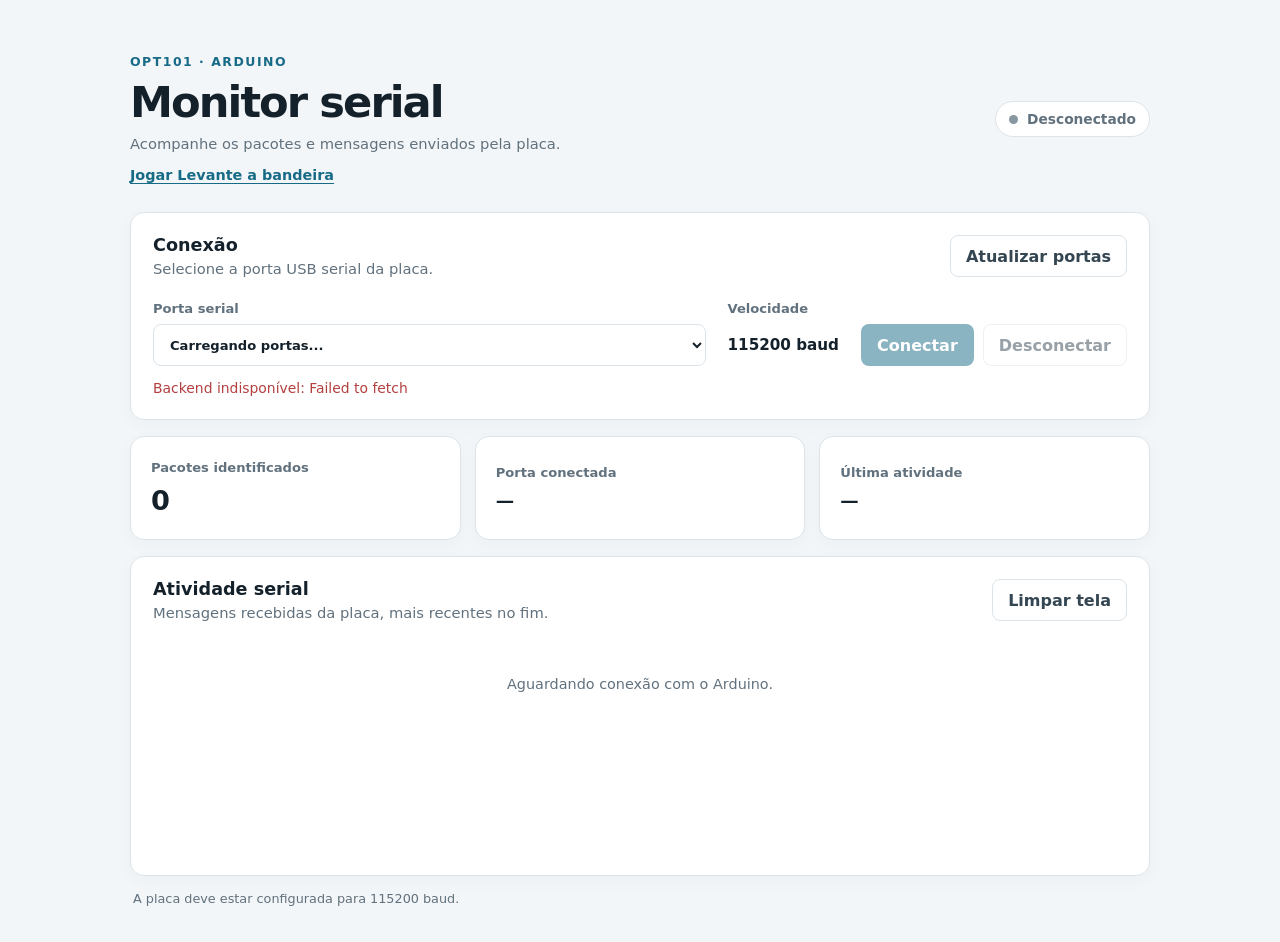
<file: frontend/index.html>
<!doctype html>
<html lang="pt-BR">
  <head>
    <!-- Metadados para idioma, adaptação a celulares e aparência do navegador. -->
    <meta charset="utf-8">
    <meta name="viewport" content="width=device-width, initial-scale=1">
    <meta name="theme-color" content="#f3f6f8">
    <title>Monitor Serial | OPT101</title>
    <!-- Carrega os estilos e executa o JavaScript após a leitura do HTML. -->
    <link rel="stylesheet" href="styles.css">
    <script src="app.js" defer></script>
  </head>
  <body>
    <!-- Reúne o cabeçalho, controles de conexão, indicadores e histórico. -->
    <main class="page">
      <!-- Título da aplicação e indicador visual do estado da conexão. -->
      <header class="page-header">
        <div>
          <p class="eyebrow">OPT101 · Arduino</p>
          <h1>Monitor serial</h1>
          <p class="subtitle">Acompanhe os pacotes e mensagens enviados pela placa.</p>
          <a class="page-switch" href="game.html">Jogar Levante a bandeira</a>
        </div>
        <div id="connectionBadge" class="connection-badge" data-connected="false">
          <span class="status-dot" aria-hidden="true"></span>
          <span id="connectionLabel">Desconectado</span>
        </div>
      </header>

      <!-- Controles para atualizar, selecionar e abrir a porta serial. -->
      <section class="card connection-card" aria-labelledby="connectionTitle">
        <div class="section-heading">
          <div>
            <h2 id="connectionTitle">Conexão</h2>
            <p>Selecione a porta USB serial da placa.</p>
          </div>
          <button id="refreshPorts" class="button button-secondary" type="button">
            Atualizar portas
          </button>
        </div>
        <div class="connection-controls">
          <!-- A lista é preenchida em tempo de execução pela API do backend. -->
          <label class="port-field" for="portSelect">
            Porta serial
            <select id="portSelect">
              <option value="">Carregando portas...</option>
            </select>
          </label>
          <div class="baud-field">
            <span>Velocidade</span>
            <strong>115200 baud</strong>
          </div>
          <div class="button-group">
            <button id="connectButton" class="button button-primary" type="button">
              Conectar
            </button>
            <button id="disconnectButton" class="button button-secondary" type="button" disabled>
              Desconectar
            </button>
          </div>
        </div>
        <!-- Região acessível para mensagens de sucesso e erro da conexão. -->
        <p id="connectionMessage" class="message" role="status" aria-live="polite"></p>
      </section>

      <!-- Indicadores resumidos que recebem dados da API. -->
      <section class="metrics" aria-label="Resumo da comunicação">
        <article class="card metric-card">
          <span class="metric-label">Pacotes identificados</span>
          <strong id="packetCount" class="metric-value">0</strong>
        </article>
        <article class="card metric-card">
          <span class="metric-label">Porta conectada</span>
          <strong id="connectedPort" class="metric-value metric-value-small">—</strong>
        </article>
        <article class="card metric-card">
          <span class="metric-label">Última atividade</span>
          <strong id="lastActivity" class="metric-value metric-value-small">—</strong>
        </article>
      </section>

      <!-- Histórico de linhas recebidas do Arduino. -->
      <section class="card activity-card" aria-labelledby="activityTitle">
        <div class="section-heading">
          <div>
            <h2 id="activityTitle">Atividade serial</h2>
            <p>Mensagens recebidas da placa, mais recentes no fim.</p>
          </div>
          <button id="clearLog" class="button button-secondary" type="button">
            Limpar tela
          </button>
        </div>
        <!-- Visível até que a primeira mensagem seja adicionada ao histórico. -->
        <div id="emptyState" class="empty-state">
          Aguardando conexão com o Arduino.
        </div>
        <ol id="eventLog" class="event-log" aria-live="polite"></ol>
      </section>
      <!-- Lembrete da velocidade serial configurada no Arduino. -->
      <p class="footer-note">A placa deve estar configurada para 115200 baud.</p>
    </main>
  </body>
</html>
</file>
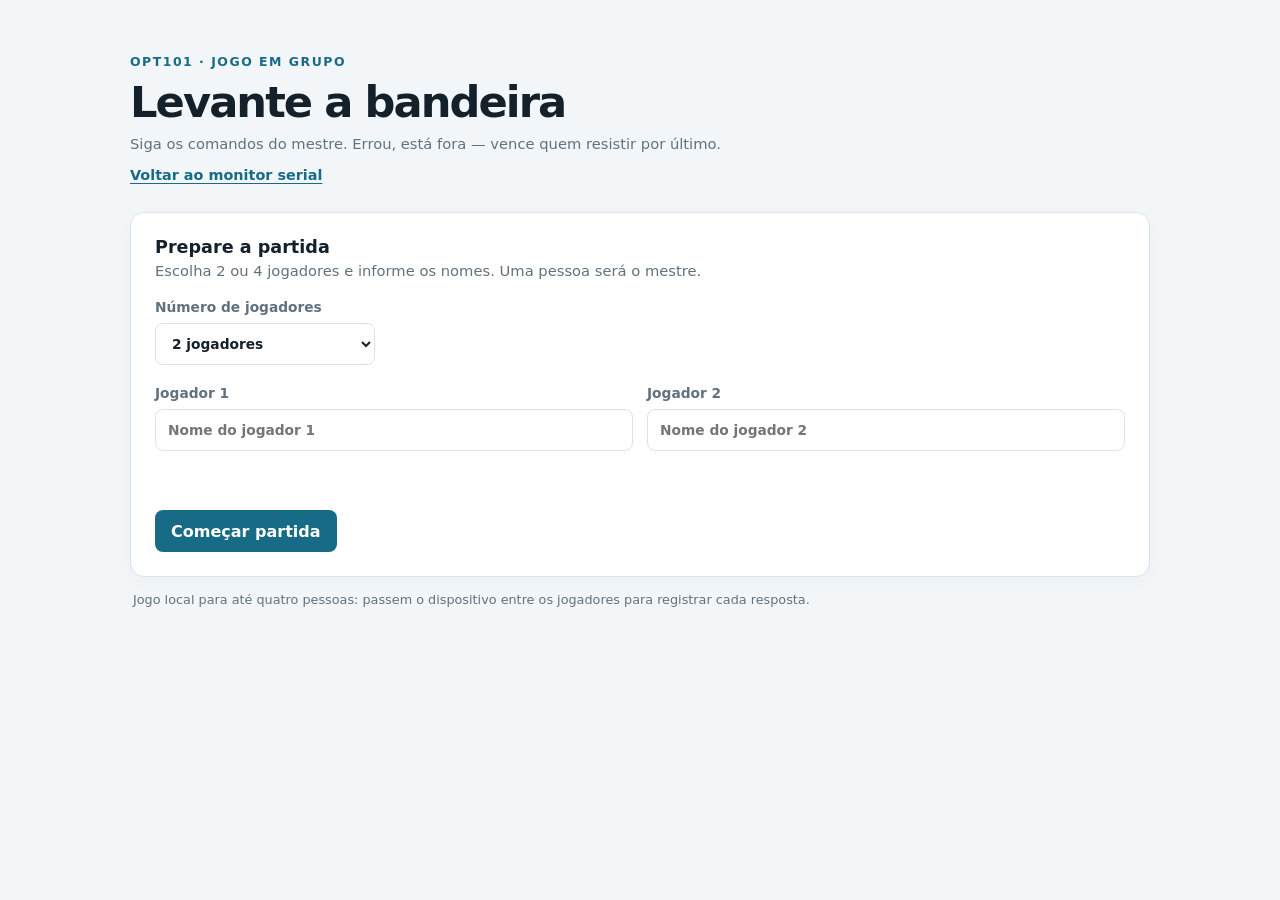
<file: frontend/game.html>
<!doctype html>
<html lang="pt-BR">
  <head>
    <meta charset="utf-8">
    <meta name="viewport" content="width=device-width, initial-scale=1">
    <meta name="theme-color" content="#f3f6f8">
    <title>Levante a bandeira | OPT101</title>
    <link rel="stylesheet" href="styles.css">
    <script src="game.js" defer></script>
  </head>
  <body>
    <main class="page">
      <header class="page-header">
        <div>
          <p class="eyebrow">OPT101 · Jogo em grupo</p>
          <h1>Levante a bandeira</h1>
          <p class="subtitle">Siga os comandos do mestre. Errou, está fora — vence quem resistir por último.</p>
          <a class="page-switch" href="index.html">Voltar ao monitor serial</a>
        </div>
      </header>

      <section class="card game-card" aria-labelledby="gameTitle">
        <div class="game-setup" id="gameSetup">
          <div>
            <h2 id="gameTitle">Prepare a partida</h2>
            <p class="subtitle">Escolha 2 ou 4 jogadores e informe os nomes. Uma pessoa será o mestre.</p>
          </div>
          <label class="player-count-field" for="playerCount">
            Número de jogadores
            <select id="playerCount">
              <option value="2">2 jogadores</option>
              <option value="4">4 jogadores</option>
            </select>
          </label>
          <div id="playerNames" class="player-name-list"></div>
          <p id="setupMessage" class="game-message" role="status" aria-live="polite"></p>
          <div>
            <button id="startGame" class="button button-primary" type="button">Começar partida</button>
          </div>
        </div>

        <div id="gamePanel" class="game-panel" hidden>
          <div class="game-topline">
            <p id="roundLabel" class="round-label"></p>
            <span id="playersRemaining" class="connection-badge"></span>
          </div>
          <h2 id="gamePrompt" class="game-prompt"></h2>
          <p id="gameInstruction" class="game-instruction"></p>

          <div id="masterControls" class="master-controls" aria-label="Comandos do mestre">
            <button class="flag-button" data-flag="red" type="button">
              <span class="flag-symbol" aria-hidden="true">🟥</span>
              <span>Bandeira vermelha</span>
            </button>
            <button class="flag-button" data-flag="white" type="button">
              <span class="flag-symbol" aria-hidden="true">⬜</span>
              <span>Bandeira branca</span>
            </button>
            <button class="flag-button" data-flag="both" type="button">
              <span class="flag-symbol" aria-hidden="true">🟥 ⬜</span>
              <span>As duas bandeiras</span>
            </button>
          </div>

          <div id="responseControls" class="response-controls" aria-label="Resposta do jogador" hidden>
            <button class="flag-button" data-response="red" type="button">
              <span class="flag-symbol" aria-hidden="true">🟥</span>
              <span>Levantar vermelha</span>
            </button>
            <button class="flag-button" data-response="white" type="button">
              <span class="flag-symbol" aria-hidden="true">⬜</span>
              <span>Levantar branca</span>
            </button>
            <button class="flag-button" data-response="both" type="button">
              <span class="flag-symbol" aria-hidden="true">🟥 ⬜</span>
              <span>Levantar as duas</span>
            </button>
          </div>

          <ul id="activePlayers" class="active-players" aria-label="Jogadores na partida"></ul>
          <div id="eliminatedSection" hidden>
            <h3>Desclassificados</h3>
            <ul id="eliminatedPlayers" class="eliminated-players"></ul>
          </div>
          <p id="gameMessage" class="game-message" role="status" aria-live="polite"></p>
          <div class="game-actions">
            <button id="nextRound" class="button button-primary" type="button" hidden>Próxima rodada</button>
            <button id="newGame" class="button button-secondary" type="button">Nova partida</button>
          </div>
        </div>
      </section>
      <p class="footer-note">Jogo local para até quatro pessoas: passem o dispositivo entre os jogadores para registrar cada resposta.</p>
    </main>
  </body>
</html>
</file>
<file: frontend/styles.css>
/* Tema, cores reutilizadas e tipografia padrão da aplicação. */
:root {
  /* Define uma paleta clara e fontes com alternativas instaladas no sistema. */
  color-scheme: light;
  font-family: Inter, ui-sans-serif, system-ui, -apple-system, BlinkMacSystemFont, "Segoe UI", sans-serif;
  color: #14212b;
  background: #f3f6f8;
  font-synthesis: none;
  text-rendering: optimizeLegibility;
  --muted: #61717d;
  --border: #dce4e9;
  --blue: #176b87;
  --blue-dark: #10556d;
  --green: #16845b;
  --red: #b43f3f;
}

/* Usa o tamanho total dos elementos ao calcular dimensões e espaçamentos. */
* {
  box-sizing: border-box;
}

/* Define a largura mínima da tela e remove a margem padrão do navegador. */
body {
  min-width: 320px;
  margin: 0;
}

/* Mantém os controles nativos com a mesma tipografia da interface. */
button,
select {
  font: inherit;
}

/* Organiza o conteúdo principal e os cabeçalhos em telas largas. */
.page {
  width: min(100% - 40px, 1020px);
  margin: 0 auto;
  padding: 54px 0 36px;
}

.page-header,
.section-heading,
.connection-controls,
.button-group {
  /* Compartilha alinhamento base entre cabeçalhos e grupos de controles. */
  display: flex;
  align-items: center;
}

.page-header,
.section-heading {
  /* Coloca conteúdo e ações em lados opostos nos layouts mais largos. */
  justify-content: space-between;
  gap: 20px;
}

.page-header {
  margin-bottom: 28px;
}

.eyebrow {
  /* Identificação pequena acima do título principal. */
  margin: 0 0 8px;
  color: var(--blue);
  font-size: 0.78rem;
  font-weight: 750;
  letter-spacing: 0.12em;
  text-transform: uppercase;
}

h1,
h2,
p {
  /* Remove a margem superior padrão que varia entre navegadores. */
  margin-top: 0;
}

h1 {
  margin-bottom: 8px;
  font-size: clamp(2rem, 5vw, 2.7rem);
  letter-spacing: -0.045em;
}

h2 {
  margin-bottom: 5px;
  font-size: 1.1rem;
}

.subtitle,
.section-heading p,
.footer-note {
  /* Usa o mesmo tom discreto nas explicações e notas auxiliares. */
  margin-bottom: 0;
  color: var(--muted);
  font-size: 0.92rem;
}

.page-switch {
  display: inline-flex;
  margin-top: 15px;
  color: var(--blue);
  font-size: 0.9rem;
  font-weight: 700;
  text-decoration-thickness: 1px;
  text-underline-offset: 3px;
}

.page-switch:hover {
  color: var(--blue-dark);
}

/* Apresenta o estado conectado/desconectado com um indicador colorido. */
.connection-badge {
  display: inline-flex;
  align-items: center;
  gap: 9px;
  padding: 9px 13px;
  border: 1px solid var(--border);
  border-radius: 999px;
  background: #fff;
  color: var(--muted);
  font-size: 0.86rem;
  font-weight: 650;
  white-space: nowrap;
}

.status-dot {
  /* Ponto simples que muda de cor junto com o estado da conexão. */
  width: 9px;
  height: 9px;
  border-radius: 50%;
  background: #8997a1;
}

.connection-badge[data-connected="true"] {
  /* O atributo atualizado pelo JavaScript altera a aparência ao conectar. */
  color: var(--green);
}

.connection-badge[data-connected="true"] .status-dot {
  background: var(--green);
  box-shadow: 0 0 0 3px #16845b20;
}

/* Estilo comum dos painéis e espaçamento interno das seções. */
.card {
  border: 1px solid var(--border);
  border-radius: 14px;
  background: #fff;
  box-shadow: 0 5px 18px #24394908;
}

.connection-card,
.activity-card {
  /* Mantém distância confortável entre conteúdo e borda dos painéis. */
  padding: 22px;
}

/* Alinha os campos da porta, velocidade e botões de conexão. */
.connection-controls {
  gap: 22px;
  margin-top: 24px;
}

/* Aparência dos campos e botões do formulário. */
.port-field,
.baud-field {
  display: grid;
  gap: 8px;
  color: var(--muted);
  font-size: 0.82rem;
  font-weight: 650;
}

.port-field {
  /* Permite que o seletor ocupe o espaço livre no formulário. */
  flex: 1;
  min-width: 180px;
}

select {
  /* Mantém o seletor visível e fácil de usar por mouse ou toque. */
  width: 100%;
  min-height: 42px;
  padding: 0 12px;
  border: 1px solid var(--border);
  border-radius: 8px;
  background: #fff;
  color: #14212b;
}

.baud-field strong {
  /* Alinha visualmente o valor da velocidade com o campo ao lado. */
  min-height: 42px;
  display: flex;
  align-items: center;
  color: #14212b;
  font-size: 0.95rem;
}

.button-group {
  /* Alinha os botões pela base com os outros controles. */
  align-self: end;
  gap: 9px;
}

.button {
  /* Área clicável consistente para mouse, teclado e tela de toque. */
  min-height: 42px;
  padding: 0 15px;
  border: 1px solid transparent;
  border-radius: 8px;
  cursor: pointer;
  font-weight: 680;
  transition: background 120ms ease, border-color 120ms ease;
}

.button:focus-visible,
select:focus-visible {
  /* Mostra foco de teclado sem destacar controles usados apenas com mouse. */
  outline: 3px solid #176b8740;
  outline-offset: 2px;
}

.button:disabled {
  cursor: not-allowed;
  opacity: 0.5;
}

/* Diferencia ações principais, secundárias e mensagens de erro. */
.button-primary {
  background: var(--blue);
  color: #fff;
}

.button-primary:hover:not(:disabled) {
  background: var(--blue-dark);
}

.button-secondary {
  border-color: var(--border);
  background: #fff;
  color: #344652;
}

.button-secondary:hover:not(:disabled) {
  background: #f5f8fa;
}

.message {
  /* Reserva espaço para a mensagem sem deslocar os demais elementos. */
  min-height: 1.25em;
  margin: 14px 0 0;
  color: var(--muted);
  font-size: 0.87rem;
}

.message[data-kind="error"] {
  color: var(--red);
}

/* Grade e tipografia dos indicadores de estado. */
.metrics {
  display: grid;
  grid-template-columns: repeat(3, 1fr);
  gap: 14px;
  margin: 16px 0;
}

.metric-card {
  /* Centraliza cada número e seu rótulo no cartão de resumo. */
  min-height: 104px;
  display: flex;
  flex-direction: column;
  justify-content: center;
  gap: 10px;
  padding: 18px 20px;
}

.metric-label {
  /* Diferencia a descrição do valor principal de cada indicador. */
  color: var(--muted);
  font-size: 0.82rem;
  font-weight: 600;
}

.metric-value {
  font-size: 1.7rem;
  letter-spacing: -0.04em;
}

.metric-value-small {
  font-size: 1.15rem;
  overflow-wrap: anywhere;
}

/* Lista rolável de mensagens recebidas e destaque de pacotes/erros. */
.activity-card {
  min-height: 320px;
}

.event-log {
  /* Limita a altura e permite percorrer mensagens sem alongar a página. */
  display: grid;
  gap: 8px;
  max-height: 420px;
  margin: 18px 0 0;
  padding: 0;
  overflow-y: auto;
  list-style: none;
}

.event-entry {
  /* Organiza horário e texto em colunas, quebrando mensagens longas. */
  display: grid;
  grid-template-columns: 76px minmax(0, 1fr);
  gap: 10px;
  padding: 11px 12px;
  border: 1px solid #e8edf0;
  border-radius: 8px;
  background: #fbfcfd;
  font-family: ui-monospace, SFMono-Regular, Consolas, monospace;
  font-size: 0.82rem;
  line-height: 1.5;
  overflow-wrap: anywhere;
}

.event-time {
  /* Mantém o horário secundário em relação à mensagem. */
  color: var(--muted);
}

.event-message {
  /* Preserva quebras de linha recebidas da porta serial. */
  white-space: pre-wrap;
}

.event-entry[data-type="packet"] {
  border-left: 3px solid var(--blue);
}

.event-entry[data-type="error"] {
  border-left: 3px solid var(--red);
  color: var(--red);
}

.event-entry[data-type="packet"] .event-message::before {
  content: "PACOTE  ";
  color: var(--blue);
  font-weight: 750;
}

.empty-state {
  /* Estado inicial apresentado quando o histórico ainda está vazio. */
  padding: 55px 10px;
  color: var(--muted);
  text-align: center;
  font-size: 0.9rem;
}

/* Nota auxiliar exibida abaixo do histórico. */
.footer-note {
  padding: 15px 3px 0;
  font-size: 0.8rem;
}

.game-card {
  padding: 24px;
}

.game-setup {
  display: grid;
  gap: 20px;
}

.player-count-field,
.player-name-field {
  display: grid;
  gap: 8px;
  color: var(--muted);
  font-size: 0.86rem;
  font-weight: 650;
}

.player-count-field {
  max-width: 220px;
}

.player-name-list {
  display: grid;
  grid-template-columns: repeat(2, minmax(0, 1fr));
  gap: 14px;
}

.player-name-field input {
  width: 100%;
  min-height: 42px;
  padding: 0 12px;
  border: 1px solid var(--border);
  border-radius: 8px;
  color: #14212b;
  font: inherit;
}

.player-name-field input:focus-visible {
  outline: 3px solid #176b8740;
  outline-offset: 2px;
}

.game-panel[hidden],
.game-setup[hidden],
.master-controls[hidden],
.response-controls[hidden] {
  display: none;
}

.game-panel {
  display: grid;
  gap: 18px;
}

.game-topline {
  display: flex;
  align-items: center;
  justify-content: space-between;
  gap: 14px;
}

.round-label {
  margin: 0;
  color: var(--muted);
  font-size: 0.9rem;
  font-weight: 650;
}

.game-prompt {
  margin: 0;
  font-size: clamp(1.35rem, 3vw, 1.8rem);
  letter-spacing: -0.035em;
}

.game-instruction {
  margin: -10px 0 0;
  color: var(--muted);
  line-height: 1.55;
}

.master-controls,
.response-controls {
  display: grid;
  grid-template-columns: repeat(3, minmax(0, 1fr));
  gap: 12px;
}

.flag-button {
  min-height: 106px;
  display: grid;
  justify-items: center;
  align-content: center;
  gap: 9px;
  padding: 14px;
  border: 1px solid var(--border);
  border-radius: 12px;
  background: #fff;
  color: #14212b;
  cursor: pointer;
  font: inherit;
  font-weight: 720;
  transition: transform 120ms ease, box-shadow 120ms ease, border-color 120ms ease;
}

.flag-button:hover:not(:disabled) {
  transform: translateY(-2px);
  box-shadow: 0 7px 18px #24394912;
}

.flag-button:focus-visible {
  outline: 3px solid #176b8740;
  outline-offset: 2px;
}

.flag-button:disabled {
  cursor: not-allowed;
  opacity: 0.55;
}

.flag-symbol {
  display: flex;
  gap: 5px;
  font-size: 1.65rem;
  line-height: 1;
}

.flag-button[data-flag="red"] {
  border-color: #efcaca;
}

.flag-button[data-flag="white"] {
  border-color: #dce4e9;
}

.flag-button[data-flag="both"] {
  border-color: #d8d1ec;
}

.master-controls .flag-button {
  min-height: 90px;
}

.active-players,
.eliminated-players {
  display: grid;
  gap: 9px;
  margin: 0;
  padding: 0;
  list-style: none;
}

.player-row {
  display: flex;
  align-items: center;
  justify-content: space-between;
  gap: 12px;
  padding: 12px 14px;
  border: 1px solid #e8edf0;
  border-radius: 9px;
  background: #fbfcfd;
}

.player-row[data-current="true"] {
  border-color: #8db7c6;
  background: #f2f9fb;
}

.player-status {
  color: var(--muted);
  font-size: 0.84rem;
}

.eliminated-players {
  color: var(--muted);
  font-size: 0.88rem;
}

.game-message {
  min-height: 1.35em;
  margin: 0;
  color: var(--muted);
  font-size: 0.9rem;
}

.game-message[data-kind="error"] {
  color: var(--red);
}

.game-message[data-kind="success"] {
  color: var(--green);
}

.game-actions {
  display: flex;
  flex-wrap: wrap;
  gap: 10px;
}

/* Ajustes de layout para tablets e janelas estreitas. */
@media (max-width: 760px) {
  /* Empilha os controles quando não há largura para mantê-los em uma linha. */
  .page {
    width: min(100% - 28px, 620px);
    padding-top: 32px;
  }

  .connection-controls {
    align-items: stretch;
    flex-direction: column;
    gap: 15px;
  }

  .player-name-list {
    grid-template-columns: 1fr;
  }

  .button-group {
    align-self: stretch;
  }

  .button-group .button {
    flex: 1;
  }
}

/* Ajustes adicionais para telas de celular. */
@media (max-width: 520px) {
  /* Reduz o conteúdo a uma coluna e adapta os logs a telas de celular. */
  .page-header,
  .section-heading {
    align-items: flex-start;
    flex-direction: column;
  }

  .metrics {
    grid-template-columns: 1fr;
    gap: 10px;
  }

  .metric-card {
    min-height: 86px;
  }

  .connection-card,
  .activity-card,
  .game-card {
    padding: 17px;
  }

  .master-controls,
  .response-controls {
    grid-template-columns: 1fr;
  }

  .flag-button,
  .master-controls .flag-button {
    min-height: 72px;
    display: flex;
    justify-content: center;
  }

  .game-topline {
    align-items: flex-start;
    flex-direction: column;
  }

  .event-entry {
    grid-template-columns: 1fr;
    gap: 3px;
  }
}
</file>
